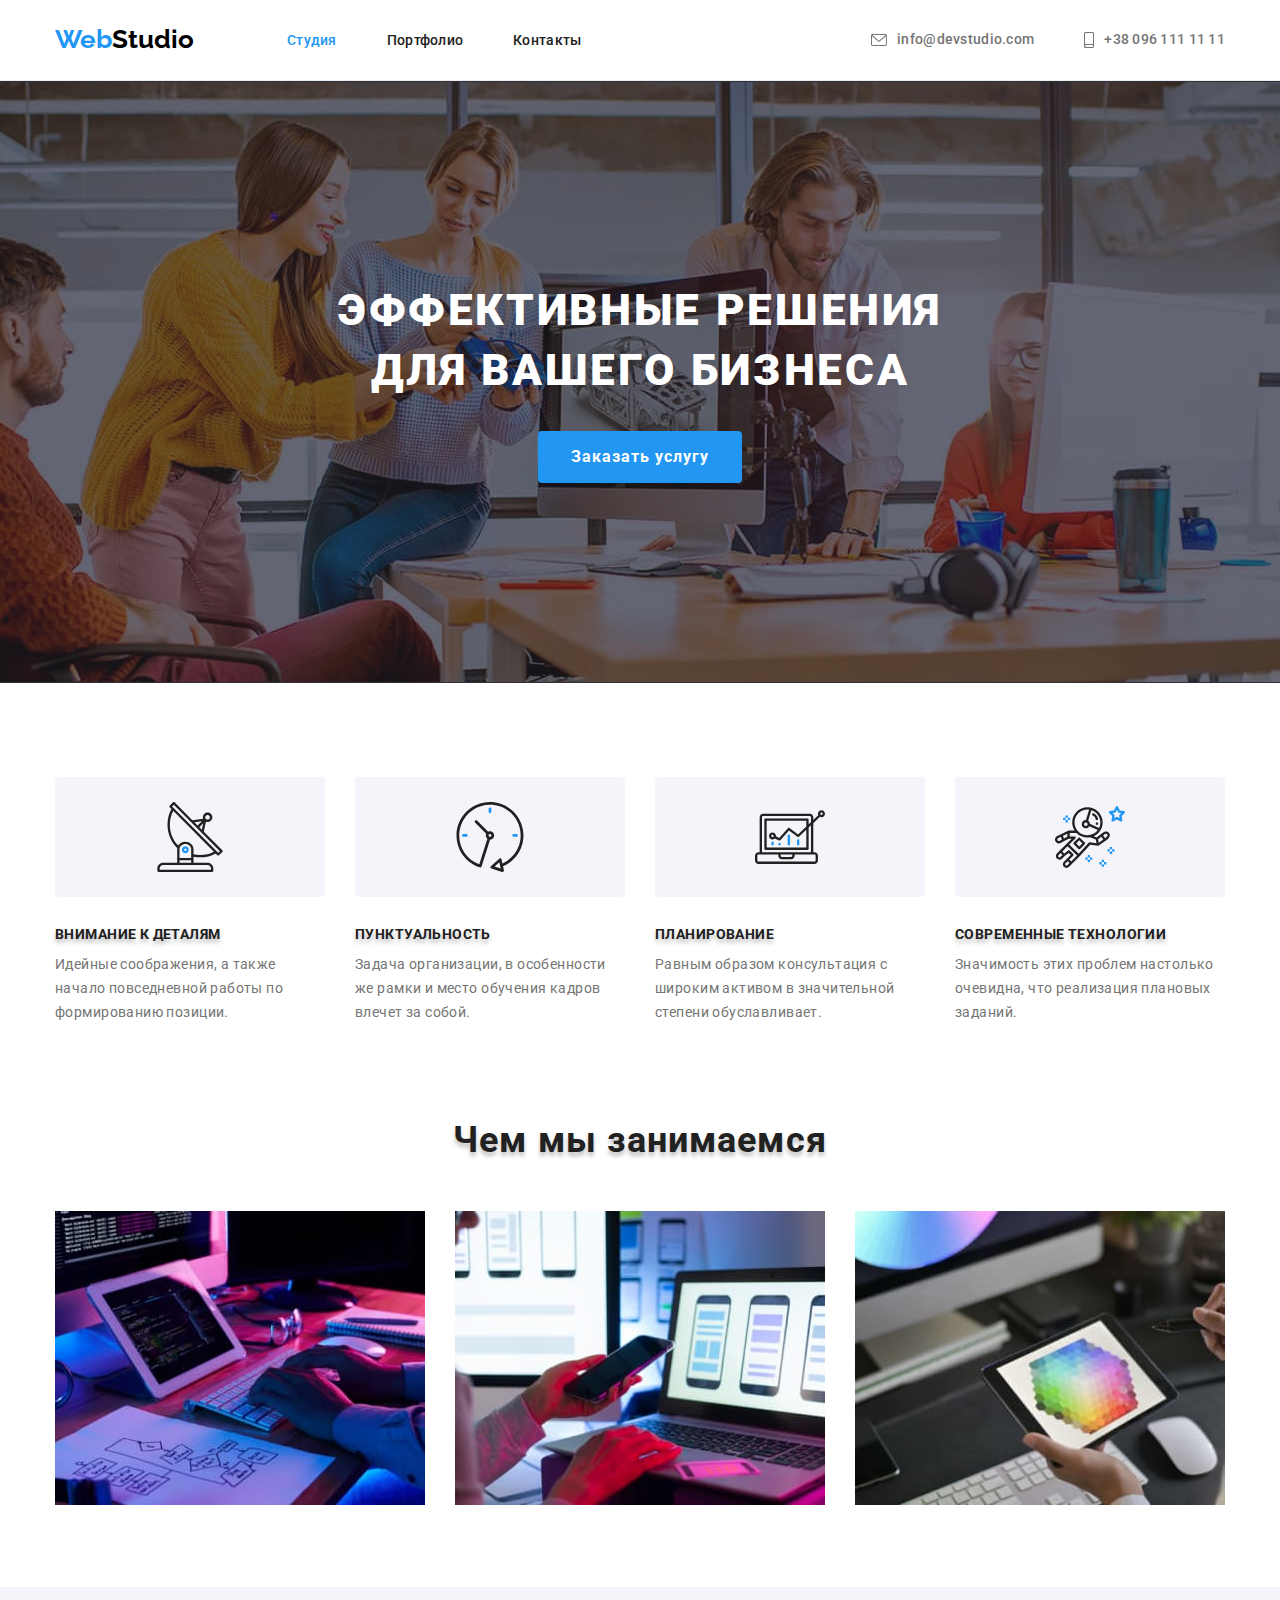
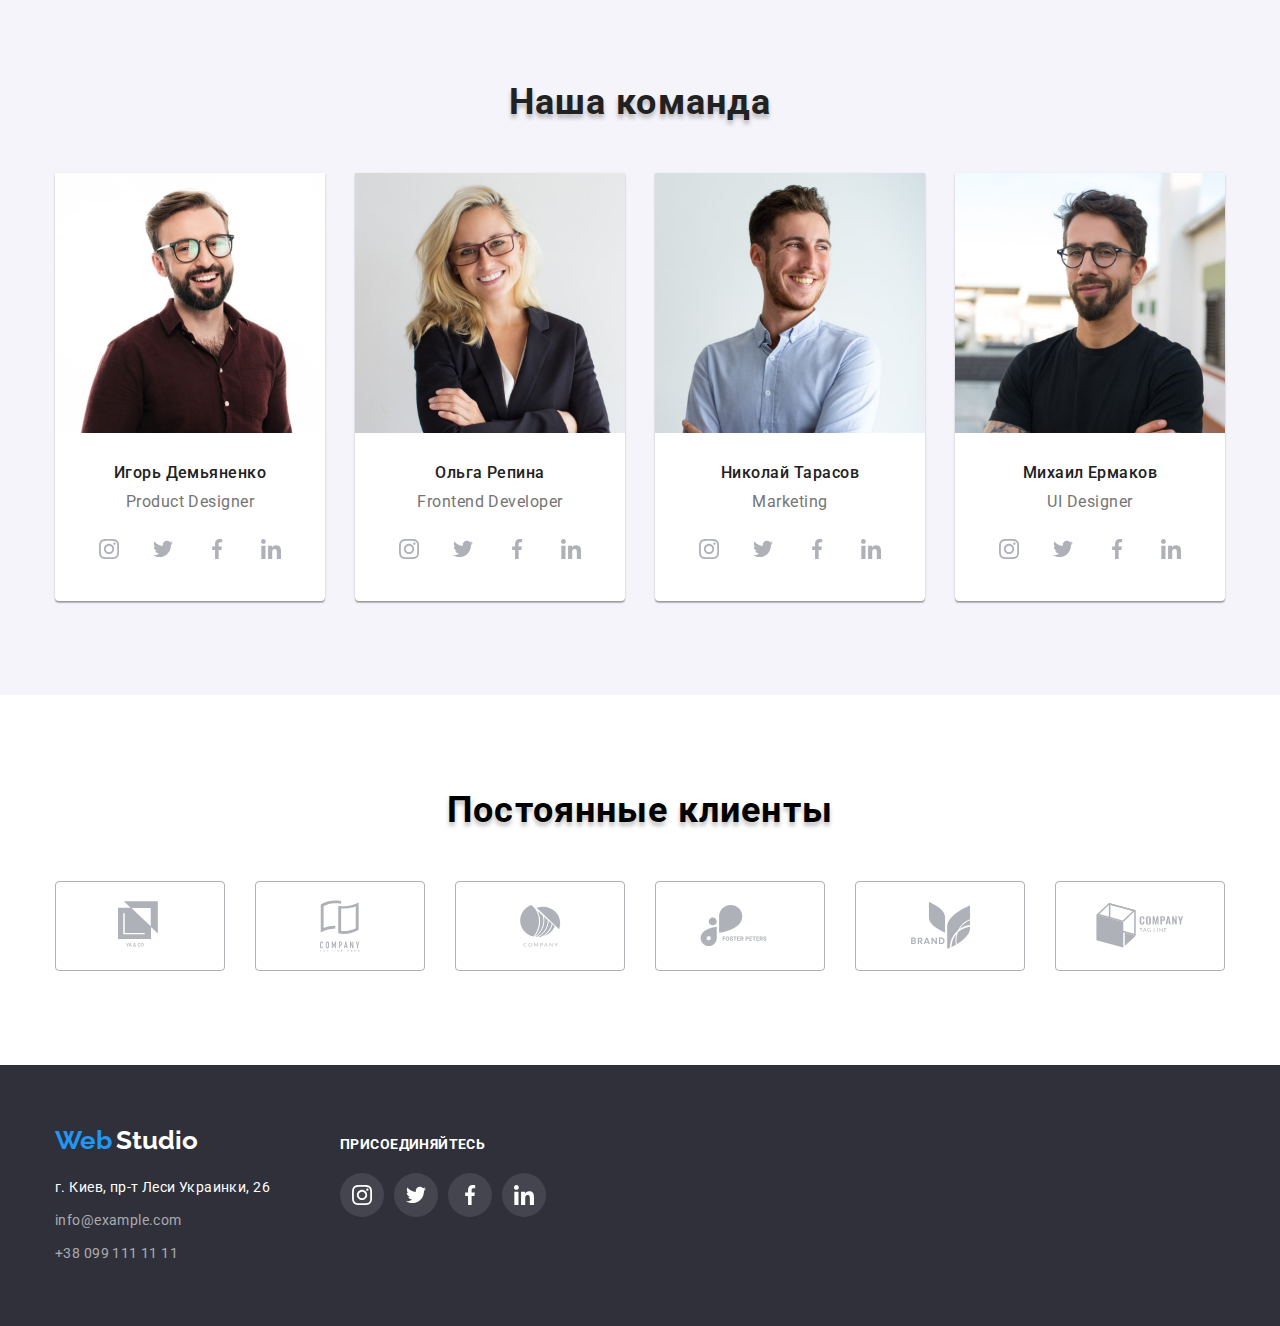
<file: index.html>
<!DOCTYPE html>
<html lang="ru">
  <head>
    <meta charset="UTF-8" />
    <meta name="viewport" content="width=device-width, initial-scale=1.0" />
    <title>WebStudio</title>
    <link rel="stylesheet" href="./css/modern-normalize.css" />
    <link rel="preconnect" href="https://fonts.gstatic.com" />
    <link
      href="https://fonts.googleapis.com/css2?family=Raleway:wght@400;700&family=Roboto:wght@400;500;700;900&display=swap"
      rel="stylesheet"
    />
    <link rel="stylesheet" href="./css/style.css" />
  </head>
  <body>
    <!-- Хедер -->
    <header class="page-header">
      <div class="container main-nav">
        <nav class="header-nav">
          <a href="./index.html">
            <span class="logo-first">Web</span>
            <span class="logo-second">Studio</span>
          </a>
          <ul class="header-nav-list">
            <li class="item">
              <a class="link-page" href="./index.html">Студия</a>
            </li>

            <li class="item">
              <a href="./portfolio.html">Портфолио</a>
            </li>

            <li class="item">
              <a href="">Контакты</a>
            </li>
          </ul>
        </nav>
        <ul class="header-contacts link">
          <li class="item">
            <a class="link" href="mailto:info@devstudio.com">
              <svg class="link-icon" width="16" height="12">
                <use href="./images/icons.svg#envelope"></use>
              </svg>
              info@devstudio.com
            </a>
          </li>

          <li class="item">
            <a class="link" href="tel:+380961111111">
              <svg class="link-icon" width="10" height="16">
                <use href="./images/icons.svg#smartphone"></use>
              </svg>
              +38 096 111 11 11</a
            >
          </li>
        </ul>
      </div>
    </header>
    <!-- Мейн -->
    <main>
      <!-- Герой -->
      <section class="hero">
        <h1 class="hero-title">Эффективные решения для вашего бизнеса</h1>
        <!-- <p>абзац</p> -->
        <button type="button" class="hero-btn btn">Заказать услугу</button>
      </section>
      <!-- Софт скиллс -->
      <section class="skills">
        <div class="container">
          <!-- <h2>заголовок</h2> -->
          <!-- <p>абзац</p> -->
          <ul class="skills-list">
            <li class="item icon-аttention">
              <div class="container-skills-icon">
                <svg class="skills-icon" wigth="70" height="70">
                  <use href="./images/icons.svg#antenna">_</use>
                </svg>
              </div>
              <h3 class="skills-item-title">Внимание к деталям</h3>
              <p class="title-description">
                Идейные соображения, а также начало повседневной работы по
                формированию позиции.
              </p>
            </li>

            <li class="item icon-punctuality">
              <div class="container-skills-icon">
                <svg class="skills-icon" wigth="70" height="70">
                  <use href="./images/icons.svg#clock"></use>
                </svg>
              </div>
              <h3 class="skills-item-title">Пунктуальность</h3>
              <p class="title-description">
                Задача организации, в особенности же рамки и место обучения
                кадров влечет за собой.
              </p>
            </li>

            <li class="item icon-planning">
              <div class="container-skills-icon">
                <svg class="skills-icon" wigth="70" height="70">
                  <use href="./images/icons.svg#diagram"></use>
                </svg>
              </div>
              <h3 class="skills-item-title">Планирование</h3>
              <p class="title-description">
                Равным образом консультация с широким активом в значительной
                степени обуславливает.
              </p>
            </li>

            <li class="item icon-technologies">
              <div class="container-skills-icon">
                <svg class="skills-icon" wigth="70" height="70">
                  <use href="./images/icons.svg#astronaut">_</use>
                </svg>
              </div>
              <h3 class="skills-item-title">Современные технологии</h3>
              <p class="title-description">
                Значимость этих проблем настолько очевидна, что реализация
                плановых заданий.
              </p>
            </li>
          </ul>
        </div>
      </section>
      <!-- Сфера деятельности -->
      <section class="activity">
        <div class="container">
          <h2 class="activity-title">Чем мы занимаемся</h2>
          <!-- <p>абзац</p> -->
          <ul class="activity-list">
            <li class="item">
              <img
                src="images/box1.jpg"
                alt="Сфера деятельности 1"
                width="370"
              />
            </li>

            <li class="item">
              <img
                src="images/box2.jpg"
                alt="Сфера деятельности 2"
                width="370"
              />
            </li>

            <li class="item">
              <img
                src="images/box3.jpg"
                alt="Сфера деятельности 3"
                width="370"
              />
            </li>
          </ul>
        </div>
      </section>
      <!-- Наша команда -->
      <section class="team">
        <div class="container">
          <h2 class="team-title">Наша команда</h2>
          <!-- <p>абзац</p> -->
          <ul class="team-list">
            <li class="item">
              <div class="card-team">
                <div class="card-thumb">
                  <img
                    src="images/people1.jpg"
                    alt="Игорь Демьяненко"
                    width="270"
                  />
                </div>

                <div class="card-content">
                  <h3 class="team-people-name">Игорь Демьяненко</h3>
                  <p class="people-position">Product Designer</p>
                  <ul class="list-icon-link">
                    <li class="item-link-icon">
                      <a class="link" href="">
                        <svg class="link-icon" width="20" height="20">
                          <use href="./images/icons.svg#instagram"></use>
                        </svg>
                      </a>
                    </li>

                    <li class="item-link-icon">
                      <a class="link" href="">
                        <svg class="link-icon" width="20" height="20">
                          <use href="./images/icons.svg#twitter"></use>
                        </svg>
                      </a>
                    </li>

                    <li class="item-link-icon">
                      <a class="link" href="">
                        <svg class="link-icon" width="20" height="20">
                          <use href="./images/icons.svg#facebook"></use>
                        </svg>
                      </a>
                    </li>

                    <li class="item-link-icon">
                      <a class="link" href="">
                        <svg class="link-icon" width="20" height="20">
                          <use href="./images/icons.svg#linkedin"></use>
                        </svg>
                      </a>
                    </li>
                  </ul>
                </div>
              </div>
            </li>

            <li class="item">
              <div class="card-team">
                <div class="card-thumb">
                  <img
                    src="images/people2.jpg"
                    alt="Ольга Репина"
                    width="270"
                  />
                </div>
                <div class="card-content">
                  <h3 class="team-people-name">Ольга Репина</h3>
                  <p class="people-position">Frontend Developer</p>
                  <ul class="list-icon-link">
                    <li class="item-link-icon">
                      <a class="link" href="">
                        <svg class="link-icon" width="20" height="20">
                          <use href="./images/icons.svg#instagram"></use>
                        </svg>
                      </a>
                    </li>

                    <li class="item-link-icon">
                      <a class="link" href="">
                        <svg class="link-icon" width="20" height="20">
                          <use href="./images/icons.svg#twitter"></use>
                        </svg>
                      </a>
                    </li>

                    <li class="item-link-icon">
                      <a class="link" href="">
                        <svg class="link-icon" width="20" height="20">
                          <use href="./images/icons.svg#facebook"></use>
                        </svg>
                      </a>
                    </li>

                    <li class="item-link-icon">
                      <a class="link" href="">
                        <svg class="link-icon" width="20" height="20">
                          <use href="./images/icons.svg#linkedin"></use>
                        </svg>
                      </a>
                    </li>
                  </ul>
                </div>
              </div>
            </li>

            <li class="item">
              <div class="card-team">
                <div class="card-thumb">
                  <img
                    src="images/people3.jpg"
                    alt="Николай Тарасов"
                    width="270"
                  />
                </div>
                <div class="card-content">
                  <h3 class="team-people-name">Николай Тарасов</h3>
                  <p class="people-position">Marketing</p>
                  <ul class="list-icon-link">
                    <li class="item-link-icon">
                      <a class="link" href="">
                        <svg class="link-icon" width="20" height="20">
                          <use href="./images/icons.svg#instagram"></use>
                        </svg>
                      </a>
                    </li>

                    <li class="item-link-icon">
                      <a class="link" href="">
                        <svg class="link-icon" width="20" height="20">
                          <use href="./images/icons.svg#twitter"></use>
                        </svg>
                      </a>
                    </li>

                    <li class="item-link-icon">
                      <a class="link" href="">
                        <svg class="link-icon" width="20" height="20">
                          <use href="./images/icons.svg#facebook"></use>
                        </svg>
                      </a>
                    </li>

                    <li class="item-link-icon">
                      <a class="link" href="">
                        <svg class="link-icon" width="20" height="20">
                          <use href="./images/icons.svg#linkedin"></use>
                        </svg>
                      </a>
                    </li>
                  </ul>
                </div>
              </div>
            </li>

            <li class="item">
              <div class="card-team">
                <div class="card-thumb">
                  <img
                    src="images/people4.jpg"
                    alt="Михаил Ермаков"
                    width="270"
                  />
                </div>
                <div class="card-content">
                  <h3 class="team-people-name">Михаил Ермаков</h3>
                  <p class="people-position">UI Designer</p>
                  <ul class="list-icon-link">
                    <li class="item-link-icon">
                      <a class="link" href="">
                        <svg class="link-icon" width="20" height="20">
                          <use href="./images/icons.svg#instagram"></use>
                        </svg>
                      </a>
                    </li>

                    <li class="item-link-icon">
                      <a class="link" href="">
                        <svg class="link-icon" width="20" height="20">
                          <use href="./images/icons.svg#twitter"></use>
                        </svg>
                      </a>
                    </li>

                    <li class="item-link-icon">
                      <a class="link" href="">
                        <svg class="link-icon" width="20" height="20">
                          <use href="./images/icons.svg#facebook"></use>
                        </svg>
                      </a>
                    </li>

                    <li class="item-link-icon">
                      <a class="link" href="">
                        <svg class="link-icon" width="20" height="20">
                          <use href="./images/icons.svg#linkedin"></use>
                        </svg>
                      </a>
                    </li>
                  </ul>
                </div>
              </div>
            </li>
          </ul>
        </div>
      </section>
      <!-- Постоянные клиенты -->
      <section class="clients">
        <div class="container">
          <h2 class="clients-title">Постоянные клиенты</h2>
          <!-- <p>абзац</p> -->
          <ul class="clients-list">
            <li class="clients-item">
              <a class="link" href="">
                <svg class="link-icon" width="44" height="49">
                  <use href="./images/icons.svg#logo-1"></use>
                </svg>
              </a>
            </li>
            <li class="clients-item">
              <a class="link" href="">
                <svg class="link-icon" width="40" height="52">
                  <use href="./images/icons.svg#logo-2"></use>
                </svg>
              </a>
            </li>
            <li class="clients-item">
              <a class="link" href="">
                <svg class="link-icon" width="41" height="42">
                  <use href="./images/icons.svg#logo-3"></use>
                </svg>
              </a>
            </li>
            <li class="clients-item">
              <a class="link" href="">
                <svg class="link-icon" width="80" height="42">
                  <use href="./images/icons.svg#logo-4"></use>
                </svg>
              </a>
            </li>
            <li class="clients-item">
              <a class="link" href="">
                <svg class="link-icon" width="59" height="47">
                  <use href="./images/icons.svg#logo-5"></use>
                </svg>
              </a>
            </li>
            <li class="clients-item">
              <a class="link" href="">
                <svg class="link-icon" width="88" height="45">
                  <use href="./images/icons.svg#logo-6"></use>
                </svg>
              </a>
            </li>
          </ul>
        </div>
      </section>
    </main>
    <!-- Футер -->
    <footer class="footer">
      <div class="container">
        <div class="address-container">
          <a class="logo-link" href="./index.html">
            <span class="logo-first">Web</span>
            <span class="logo-third">Studio</span>
          </a>
          <address class="address link">
            <a class="address-house link" href="#"
              >г. Киев, пр-т Леси Украинки, 26</a
            >

            <ul class="footer-contacts link">
              <li>
                <a href="mailto:info@example.com">info@example.com</a>
              </li>

              <li>
                <a href="tel:+380991111111">+38 099 111 11 11</a>
              </li>
            </ul>
          </address>
        </div>
        <div class="connect-container">
          <p class="connect-title">присоединяйтесь</p>
          <ul class="connect-list">
            <li class="connect-item">
              <a class="link" href="">
                <svg class="link-icon" width="20" height="20">
                  <use href="./images/icons.svg#instagram"></use>
                </svg>
              </a>
            </li>

            <li class="connect-item">
              <a class="link" href="">
                <svg class="link-icon" width="20" height="20">
                  <use href="./images/icons.svg#twitter"></use>
                </svg>
              </a>
            </li>

            <li class="connect-item">
              <a class="link" href="">
                <svg class="link-icon" width="20" height="20">
                  <use href="./images/icons.svg#facebook"></use>
                </svg>
              </a>
            </li>

            <li class="connect-item">
              <a class="link" href="">
                <svg class="link-icon" width="20" height="20">
                  <use href="./images/icons.svg#linkedin"></use>
                </svg>
              </a>
            </li>
          </ul>
        </div>
      </div>
    </footer>
  </body>
</html>
</file>
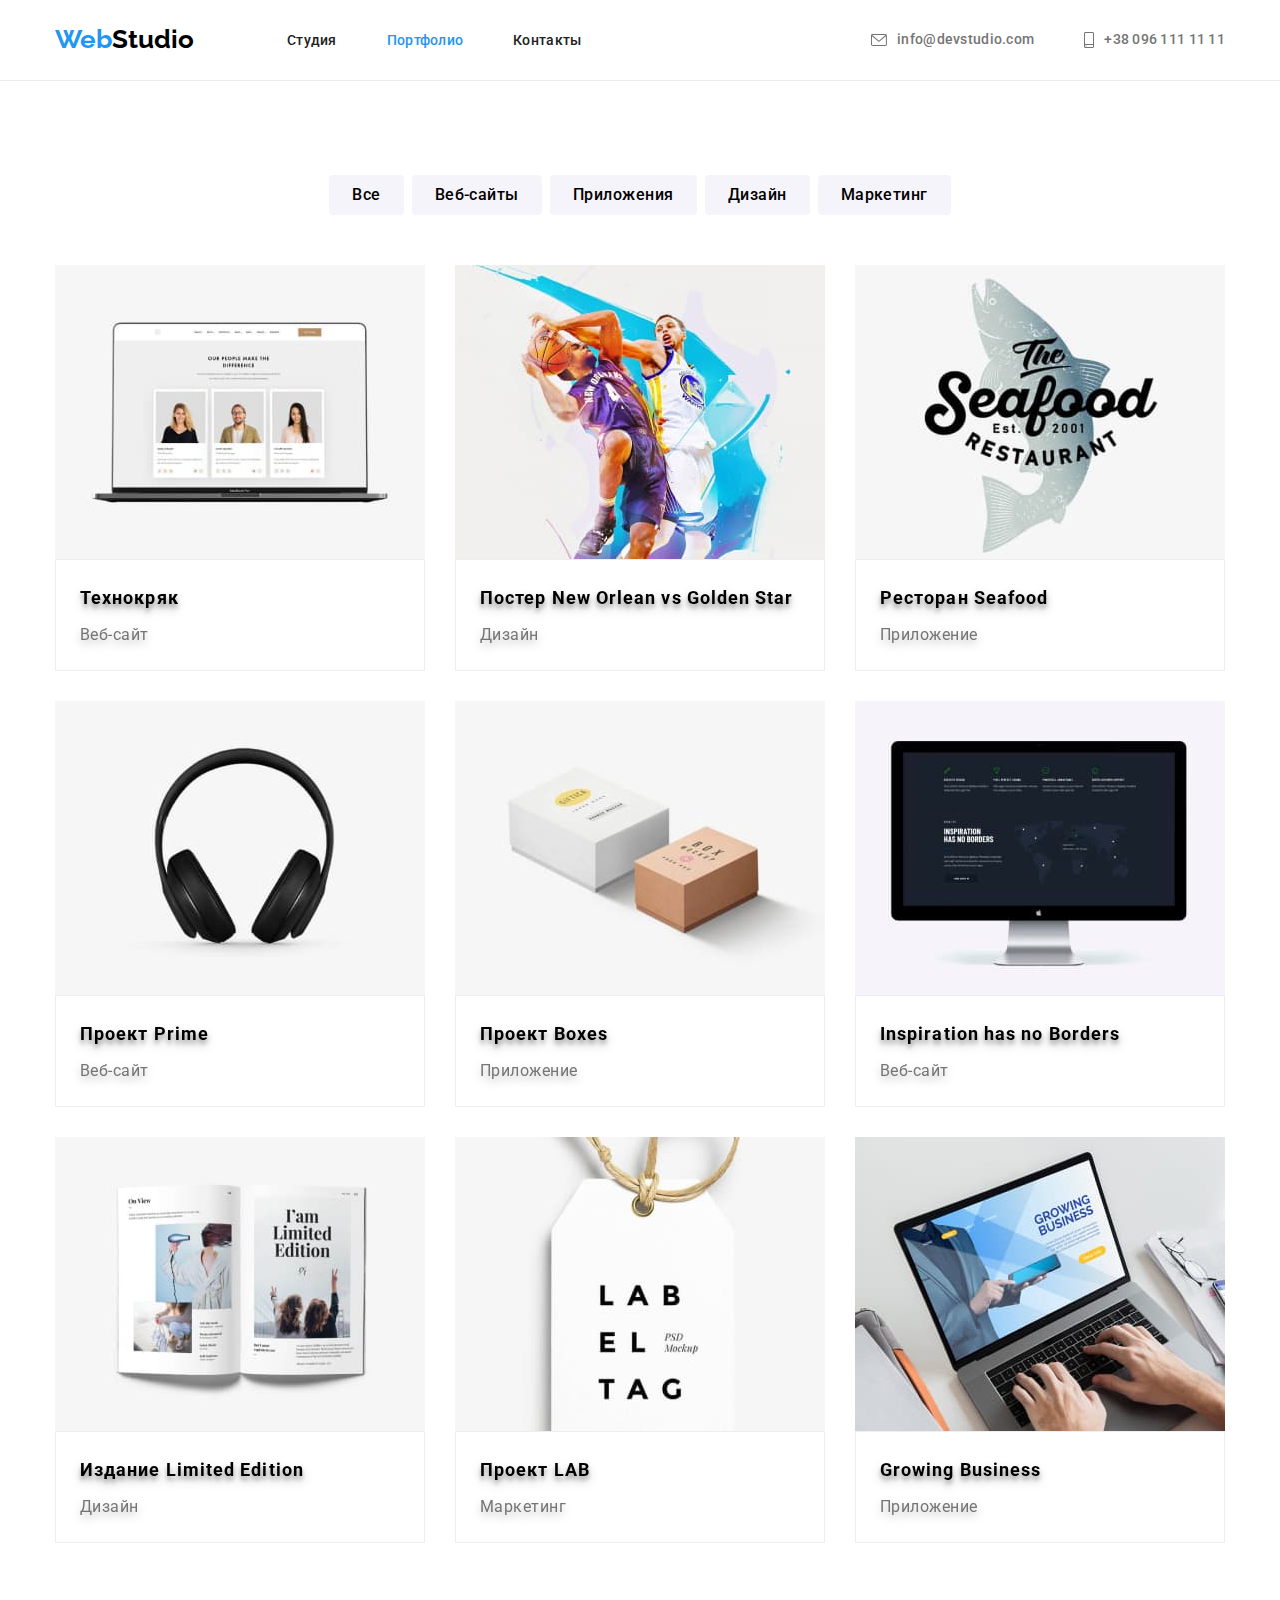
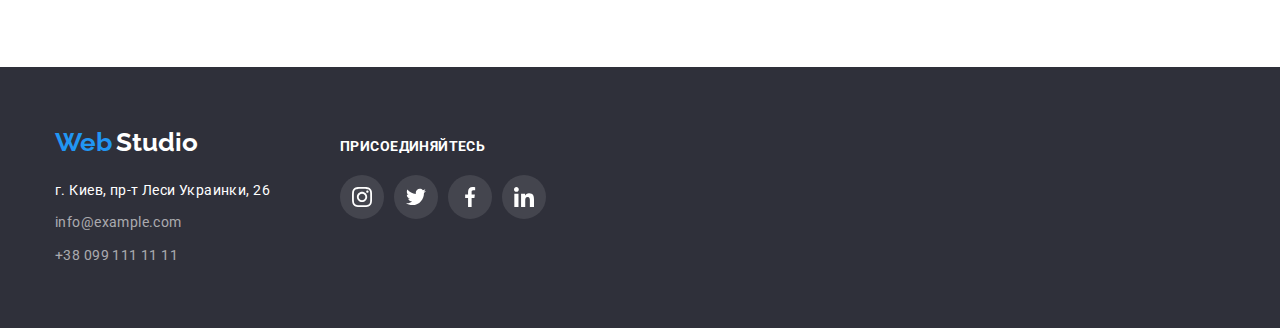
<file: portfolio.html>
<!DOCTYPE html>
<html lang="ru">
  <head>
    <meta charset="UTF-8" />
    <meta http-equiv="X-UA-Compatible" content="IE=edge" />
    <meta name="viewport" content="width=device-width, initial-scale=1.0" />
    <title>Portfolio</title>
    <link rel="stylesheet" href="./css/modern-normalize.css" />
    <link rel="preconnect" href="https://fonts.gstatic.com" />
    <link
      href="https://fonts.googleapis.com/css2?family=Raleway:wght@400;700&family=Roboto:wght@400;500;700;900&display=swap"
      rel="stylesheet"
    />
    <link rel="stylesheet" href="./css/style.css" />
  </head>
  <body>
    <!-- Хедер -->
    <header class="page-header">
      <div class="container main-nav">
        <nav class="header-nav">
          <a href="./index.html">
            <span class="logo-first">Web</span>
            <span class="logo-second">Studio</span>
          </a>
          <ul class="header-nav-list">
            <li class="item">
              <a href="./index.html">Студия</a>
            </li>

            <li class="item">
              <a class="link-page" href="./portfolio.html">Портфолио</a>
            </li>

            <li class="item">
              <a href="">Контакты</a>
            </li>
          </ul>
        </nav>
        <ul class="header-contacts link">
          <li class="item">
            <a class="link" href="mailto:info@devstudio.com">
              <svg class="link-icon" width="16" height="12">
                <use href="./images/icons.svg#envelope"></use>
              </svg>
              info@devstudio.com
            </a>
          </li>

          <li class="item">
            <a class="link" href="tel:+380961111111">
              <svg class="link-icon" width="10" height="16">
                <use href="./images/icons.svg#smartphone"></use>
              </svg>
              +38 096 111 11 11</a
            >
          </li>
        </ul>
      </div>
    </header>
    <!-- Мейн -->
    <main>
      <section class="cards">
        <div class="container">
          <!-- <h1>Портфолио</h1> -->
          <ul class="btn-list">
            <li><button type="button" class="btn-all">Все</button></li>
            <li>
              <button type="button" class="btn-web">Веб-сайты</button>
            </li>
            <li>
              <button type="button" class="btn-app">Приложения</button>
            </li>
            <li>
              <button type="button" class="btn-design">Дизайн</button>
            </li>
            <li>
              <button type="button" class="btn-marketing">Маркетинг</button>
            </li>
          </ul>
          <ul class="cards-list">
            <li class="item">
              <a href="#">
                <div class="card-all">
                  <div class="card-thumb">
                    <img src="./images/port_1.jpg" alt="portfolio_image_1" />
                  </div>
                  <div class="card-item">
                    <h2 class="item-title">Технокряк</h2>
                    <p class="item-text">Веб-сайт</p>
                  </div>
                </div>
              </a>
            </li>

            <li class="item">
              <a href="#">
                <div class="card-all">
                  <div class="card-thumb">
                    <img src="./images/port_2.jpg" alt="portfolio_image_2" />
                  </div>
                  <div class="card-item">
                    <h2 class="item-title">Постер New Orlean vs Golden Star</h2>
                    <p class="item-text">Дизайн</p>
                  </div>
                </div>
              </a>
            </li>

            <li class="item">
              <a href="#">
                <div class="card-all">
                  <div class="card-thumb">
                    <img src="./images/port_3.jpg" alt="portfolio_image_3" />
                  </div>
                  <div class="card-item">
                    <h2 class="item-title">Ресторан Seafood</h2>
                    <p class="item-text">Приложение</p>
                  </div>
                </div>
              </a>
            </li>

            <li class="item">
              <a href="#">
                <div class="card-all">
                  <div class="card-thumb">
                    <img src="./images/port_4.jpg" alt="portfolio_image_4" />
                  </div>
                  <div class="card-item">
                    <h2 class="item-title">Проект Prime</h2>
                    <p class="item-text">Веб-сайт</p>
                  </div>
                </div>
              </a>
            </li>

            <li class="item">
              <a href="#">
                <div class="card-all">
                  <div class="card-thumb">
                    <img src="./images/port_5.jpg" alt="portfolio_image_5" />
                  </div>
                  <div class="card-item">
                    <h2 class="item-title">Проект Boxes</h2>
                    <p class="item-text">Приложение</p>
                  </div>
                </div>
              </a>
            </li>

            <li class="item">
              <a href="#">
                <div class="card-all">
                  <div class="card-thumb">
                    <img src="./images/port_6.jpg" alt="portfolio_image_6" />
                  </div>
                  <div class="card-item">
                    <h2 class="item-title">Inspiration has no Borders</h2>
                    <p class="item-text">Веб-сайт</p>
                  </div>
                </div>
              </a>
            </li>

            <li class="item">
              <a href="#">
                <div class="card-all">
                  <div class="card-thumb">
                    <img src="./images/port_7.jpg" alt="portfolio_image_7" />
                  </div>
                  <div class="card-item">
                    <h2 class="item-title">Издание Limited Edition</h2>
                    <p class="item-text">Дизайн</p>
                  </div>
                </div>
              </a>
            </li>

            <li class="item">
              <a href="#">
                <div class="card-all">
                  <div class="card-thumb">
                    <img src="./images/port_8.jpg" alt="portfolio_image_8" />
                  </div>
                  <div class="card-item">
                    <h2 class="item-title">Проект LAB</h2>
                    <p class="item-text">Маркетинг</p>
                  </div>
                </div>
              </a>
            </li>

            <li class="item">
              <a href="#">
                <div class="card-all">
                  <div class="card-thumb">
                    <img src="./images/port_9.jpg" alt="portfolio_image_9" />
                  </div>
                  <div class="card-item">
                    <h2 class="item-title">Growing Business</h2>
                    <p class="item-text">Приложение</p>
                  </div>
                </div>
              </a>
            </li>
          </ul>
        </div>
      </section>
    </main>
    <!-- Футер -->
    <footer class="footer">
      <div class="container">
        <div class="address-container">
          <a class="logo-link" href="./index.html">
            <span class="logo-first">Web</span>
            <span class="logo-third">Studio</span>
          </a>
          <address class="address link">
            <a class="address-house link" href="#"
              >г. Киев, пр-т Леси Украинки, 26</a
            >

            <ul class="footer-contacts link">
              <li>
                <a href="mailto:info@example.com">info@example.com</a>
              </li>

              <li>
                <a href="tel:+380991111111">+38 099 111 11 11</a>
              </li>
            </ul>
          </address>
        </div>
        <div class="connect-container">
          <p class="connect-title">присоединяйтесь</p>
          <ul class="connect-list">
            <li class="connect-item">
              <a class="link" href="">
                <svg class="link-icon" width="20" height="20">
                  <use href="./images/icons.svg#instagram"></use>
                </svg>
              </a>
            </li>

            <li class="connect-item">
              <a class="link" href="">
                <svg class="link-icon" width="20" height="20">
                  <use href="./images/icons.svg#twitter"></use>
                </svg>
              </a>
            </li>

            <li class="connect-item">
              <a class="link" href="">
                <svg class="link-icon" width="20" height="20">
                  <use href="./images/icons.svg#facebook"></use>
                </svg>
              </a>
            </li>

            <li class="connect-item">
              <a class="link" href="">
                <svg class="link-icon" width="20" height="20">
                  <use href="./images/icons.svg#linkedin"></use>
                </svg>
              </a>
            </li>
          </ul>
        </div>
      </div>
    </footer>
  </body>
</html>
</file>
<file: css/style.css>
:root {
  --blue-first: rgba(33, 150, 243, 1);
  --black-first: rgba(0, 0, 0, 1);
  --black-text: rgba(33, 33, 33, 1);
  --grey-first: rgba(117, 117, 117, 1);
  --grey-text-op60: rgba(255, 255, 255, 0.6);
  --grey-back: rgba(47, 48, 58, 1);
  --grey-line: rgba(236, 236, 236, 1);
  --grey-line-second: rgba(238, 238, 238, 1);
  --grey-icon-first: rgba(117, 117, 117, 1);
  --grey-icon-second: rgba(175, 177, 184, 1);
  --grey-icon-third: rgba(255, 255, 255, 0.1);
  --white-first: rgba(255, 255, 255, 1);
  --white-second: rgba(245, 244, 250, 1);
  --white-background-first: rgba(245, 244, 250, 1);
  --white-backgroung-second: rgba(229, 229, 229, 1);
}

html {
  box-sizing: border-box;
}

*,
*::before,
*::after {
  box-sizing: inherit;
  padding: 0;
}

header,
section,
footer {
  /* border: 1px solid; */
}

body {
  font-family: 'Roboto', sans-serif;
  margin: 0;
}

button {
  font-family: 'Roboto', sans-serif;
}

ul {
  list-style: none;
  text-decoration: none;
}

a {
  text-decoration: none;
  color: inherit;
}

img {
  display: block;
  max-width: 100%;
  height: auto;
}

.container {
  width: 1200px;
  padding-left: 15px;
  padding-right: 15px;
  margin-left: auto;
  margin-right: auto;
  /* outline: 2px solid tomato; */
}

h2 {
  text-shadow: 0px 4px 4px rgba(0, 0, 0, 0.25);
}

/* header,
section,
footer {
  background-color: yellow;
  outline: 2px solid blueviolet;
} */

.header-nav-list .item:hover,
.header-nav-list .item:focus {
  color: var(--blue-first);
}

.link-page {
  color: var(--blue-first);
}

.page-header {
  background-color: var(--white-first);
  border-bottom: 1px solid var(--grey-line);
}

.main-nav {
  display: flex;
  align-items: center;
  justify-content: space-between;
}

.header-nav {
  display: flex;
}

.header-nav > a {
  display: flex;
  align-items: center;
}

.logo-first {
  font-family: 'Raleway', sans-serif;
  font-weight: 700;
  font-size: 26px;
  line-height: 1.2;
  color: var(--blue-first);
}

.logo-second {
  font-family: 'Raleway', sans-serif;
  font-weight: 700;
  font-size: 26px;
  line-height: 1.2;
  color: var(--black-first);
}

.logo-third {
  font-family: 'Raleway', sans-serif;
  font-weight: 700;
  font-size: 26px;
  line-height: 1.2;
  color: var(--white-first);
}

.header-nav-list {
  margin-left: 93px;
  display: flex;
  margin-top: 0;
  margin-bottom: 0;
  font-weight: 500;
  font-size: 14px;
  line-height: 16px;
  letter-spacing: 0.02em;
  color: var(--black-text);
}

.header-nav-list > li:not(:last-child) {
  margin-right: 50px;
}

.header-nav-list > li > a {
  display: block;
  padding-top: 32px;
  padding-bottom: 32px;
}

.header-contacts {
  display: flex;
  font-weight: 500;
  font-size: 14px;
  line-height: 1.14;
  letter-spacing: 0.02em;
  color: var(--grey-first);
}

.header-contacts .link {
  display: flex;
  align-items: center;
  color: var(--grey-icon-first);
  fill: var(--grey-icon-first);
}

.header-contacts .link:hover,
.header-contacts .link:focus {
  color: var(--blue-first);
}

.header-contacts .link-icon {
  margin-right: 10px;
  fill: currentColor;
}

.header-contacts {
  margin-left: auto;
}

.header-contacts > .item + .item {
  margin-left: 50px;
}

.hero {
  margin: 0 auto;
  background-color: var(--grey-back);
  text-align: center;
  max-width: 1600px;
  padding-top: 200px;
  padding-bottom: 200px;
  background-image: linear-gradient(
      to bottom,
      rgba(47, 48, 58, 0.4),
      rgba(47, 48, 58, 0.4)
    ),
    url(../images/hero.jpg);
  background-repeat: no-repeat;
  background-position: center;
  background-size: auto auto;
}

.hero-title {
  margin: 0 auto;
  width: 696px;
  margin-top: 0;
  margin-bottom: 30px;
  font-weight: 900;
  font-size: 44px;
  line-height: 1.36;
  letter-spacing: 0.06em;
  text-transform: uppercase;
  color: var(--white-first);
}

.hero-btn button:hover,
.hero-btn button:focus {
  box-shadow: 1px 1px 1px rgba(0, 0, 0, 0.12), 0px 4px 4px rgba(0, 0, 0, 0.06),
    1px 4px 6px rgba(0, 0, 0, 0.16);
  cursor: pointer;
}

.hero-btn {
  display: inline-block;
  border-radius: 4px;
  padding: 10px 32px;
  border: 1px solid transparent;
  min-width: 200px;
  color: var(--white-first);
  background-color: var(--blue-first);
  font-weight: 700;
  font-size: 16px;
  line-height: 1.88;
  align-items: center;
  letter-spacing: 0.06em;
}

.skills {
  padding-top: 94px;
  padding-bottom: 94px;
  background-color: var(--white-first);
}

.skills-list {
  margin: 0;
  display: flex;
  margin-left: -30px;
}

.skills-list > .item {
  flex-basis: calc(100% / 4 - 30px);
  margin-left: 30px;
}

/* .skills .container-skills-icon:hover {
  background-color: var(--white-first);
} */

.skills .container-skills-icon {
  display: flex;
  width: 270px;
  height: 120px;
  background-color: var(--white-background-first);
  border-radius: 4px;
  margin-bottom: 30px;
  align-items: center;
  justify-content: center;
}

.skills .skills-icon {
  width: 70px;
  height: 70px;
}

.skills-item-title {
  width: 270px;
  margin-top: 0;
  margin-bottom: 10px;
  font-weight: 700;
  font-size: 14px;
  line-height: 1.14;
  letter-spacing: 0.03em;
  text-transform: uppercase;
  color: var(--black-text);
  text-shadow: 0px 4px 4px rgba(0, 0, 0, 0.25);
}

.title-description {
  margin-top: 0;
  margin-bottom: 0;
  font-size: 14px;
  line-height: 1.71;
  letter-spacing: 0.03em;
  color: var(--grey-first);
}

.activity {
  margin-bottom: 0;
  padding-top: 0;
  padding-bottom: 82px;
  background-color: var(--white-first);
}

.activity-title {
  text-align: center;
  margin: 0 auto;
  /* min-width: 376px; */
  margin-top: 0;
  margin-bottom: 50px;
  font-weight: 700;
  font-size: 36px;
  line-height: 1.17;
  letter-spacing: 0.03em;
  color: var(--black-text);
}

.activity-list {
  margin: 0;
  display: flex;
  flex-wrap: wrap;
  margin-left: -30px;
}

.activity-list > .item {
  width: 370px;
  flex-basis: calc(100% / 3 - 30px);
  margin-left: 30px;
}

.team {
  display: flex;
  padding-top: 94px;
  padding-bottom: 94px;
  background-color: var(--white-background-first);
}

.team-title {
  margin: 0 auto;
  margin-top: 0;
  margin-bottom: 50px;
  font-weight: 700;
  font-size: 36px;
  line-height: 1.17;
  text-align: center;
  letter-spacing: 0.03em;
  color: var(--black-text);
}

.team-list {
  margin: 0;
  display: flex;
  /* flex-wrap: wrap; */
  margin-left: -30px;
}

.team-list > .item {
  width: 270px;
  flex-basis: calc(100% / 4 - 30px);
  margin-left: 30px;
}

.team-people-name {
  font-weight: 500;
  font-size: 16px;
  line-height: 1.19;
  letter-spacing: 0.03em;
  color: var(--black-text);
  margin-top: 30px;
  margin-bottom: 10px;
  text-align: center;
}

.people-position {
  margin-top: 0;
  margin-bottom: 16px;
  font-size: 16px;
  line-height: 19px;
  letter-spacing: 0.03em;
  color: var(--grey-first);
  text-align: center;
}

.team-list .list-icon-link {
  display: flex;
  justify-content: center;
  padding-bottom: 30px;
}

.team-list .item-link-icon:not(:last-child) {
  margin-right: 10px;
}

.item-link-icon .link:hover,
.item-link-icon .link:focus {
  background-color: var(--blue-first);
  color: var(--white-first);
}

.list-icon-link .link {
  display: flex;
  width: 44px;
  height: 44px;
  color: var(--grey-icon-second);
  border-radius: 50%;
  align-items: center;
  justify-content: center;
}

.team-list .link-icon {
  fill: currentColor;
}

.card-team {
  background-color: var(--white-first);
  box-shadow: 0px 1px 3px rgba(0, 0, 0, 0.12), 0px 1px 1px rgba(0, 0, 0, 0.14),
    0px 2px 1px rgba(0, 0, 0, 0.2);
  border-radius: 0px 0px 4px 4px;
}

/* .card-thumb {
}

.card-content {
} */

.clients {
  display: flex;
  padding-top: 94px;
  padding-bottom: 94px;
  background-color: var(--white-first);
}

.clients-title {
  margin-top: 0;
  margin-bottom: 50px;
  font-weight: 700;
  font-size: 36px;
  line-height: 1.17;
  text-align: center;
  letter-spacing: 0.03em;
}

.clients-list {
  display: flex;
  margin: 0;
}

.clients-item:not(:last-child) {
  margin-right: 30px;
}

.clients-item .link:hover,
.clients-item .link:focus {
  border-color: var(--blue-first);
  color: var(--blue-first);
}

.clients-item .link {
  display: flex;
  width: 170px;
  height: 90px;
  border: 1px solid var(--grey-icon-second);
  border-radius: 4px;
  justify-content: center;
  align-items: center;
  color: var(--grey-icon-second);
}

.clients-item .link-icon {
  fill: currentColor;
}

.footer {
  /* max-width: 1600px; */
  display: flex;
  background-position: center;
  background-color: var(--grey-back);
  padding-top: 60px;
  padding-bottom: 60px;
  margin: 0 auto;
}

.footer .container {
  display: flex;
  align-items: baseline;
}

.footer .address-container {
  margin-right: 70px;
}

.logo-link {
  display: inline-block;
  margin-bottom: 20px;
}

.address-house {
  display: inherit;
  margin-bottom: 9px;
  font-weight: 400;
  font-size: 14px;
  line-height: 1.71;
  letter-spacing: 0.03em;
  color: var(--white-first);
}

.footer-contacts {
  margin: 0;
}

.address > .footer-contacts > li {
  display: inherit;
  padding-left: 0;
  font-weight: 400;
  font-size: 14px;
  line-height: 1.71;
  letter-spacing: 0.03em;
  color: var(--grey-text-op60);
}

.address > .footer-contacts > li:not(:last-child) {
  margin-bottom: 9px;
}

.connect-title {
  font-weight: 700;
  font-size: 14px;
  line-height: 1.14;
  letter-spacing: 0.03em;
  text-transform: uppercase;
  color: var(--white-first);
  margin-top: 0;
  margin-bottom: 20px;
}

.connect-list {
  display: flex;
  margin: 0;
}

.connect-list .connect-item:not(:last-child) {
  margin-right: 10px;
}

.connect-item .link:hover,
.connect-item .link:focus {
  background-color: var(--blue-first);
}

.connect-item .link {
  display: flex;
  width: 44px;
  height: 44px;
  background-color: var(--grey-icon-third);
  border-radius: 50%;
  color: var(--white-first);
  justify-content: center;
  align-items: center;
}

.connect-item .link-icon {
  fill: currentColor;
}

/* Портфолио */

.cards {
  padding-top: 94px;
  padding-bottom: 94px;
  background-color: var(--white-first);
}

.btn-list {
  display: flex;
  text-align: center;
  justify-content: center;
  margin-top: 0;
  margin-bottom: 50px;
}

.btn-list button:hover,
.btn-list button:focus {
  box-shadow: 1px 1px 1px rgba(0, 0, 0, 0.12), 0px 4px 4px rgba(0, 0, 0, 0.06),
    1px 4px 6px rgba(0, 0, 0, 0.16);
  cursor: pointer;
  background-color: var(--blue-first);
  color: var(--white-first);
}

.btn-list > li:not(:last-child) {
  margin-right: 8px;
}

.btn-list > li > button {
  display: inline-block;
  border-radius: 4px;
  padding: 6px 22px;
  text-align: center;
  border: 1px solid transparent;
  font-weight: 500;
  font-size: 16px;
  line-height: 1.63;
  letter-spacing: 0.03em;
  background-color: var(--white-second);
}

.btn-all {
  min-width: 73px;
}

.btn-web {
  min-width: 128px;
}

.btn-app {
  min-width: 145px;
}

.btn-design {
  min-width: 103px;
}

.btn-marketing {
  min-width: 130px;
}

.cards-list .item-title {
  margin-top: 0;
  margin-bottom: 4px;
  font-weight: 700;
  font-size: 18px;
  line-height: 2;
  letter-spacing: 0.06em;
}

.cards-list .item-text {
  margin-top: 0;
  margin-bottom: 0;
  font-weight: 400;
  font-size: 16px;
  line-height: 1.88;
  letter-spacing: 0.03em;
  color: var(--grey-first);
}

.cards-list .item-title,
.cards-list .item-text {
  filter: drop-shadow(0px 4px 4px rgba(0, 0, 0, 0.25));
}

.cards-list {
  margin: 0;
  display: flex;
  flex-wrap: wrap;
  margin-left: -30px;
}

.cards-list > .item {
  min-width: 370px;
  flex-basis: calc(100% / 9 - 30px);
  margin-left: 30px;
  margin-bottom: 30px;
}

/* .cards-list > .item:nth-child(n + 7) {
  margin-bottom: 0;
}

.cards-list > .item:nth-child(3n + 1) {
  margin-left: 0;
} */

.cards-list .card-all {
  background-color: var(--white-first);
}

.card-item {
  padding: 20px 24px;
  border: 1px solid var(--grey-line-second);
}

.cards-list > :hover,
.cards-list > :focus {
  box-shadow: 0px 1px 1px rgba(0, 0, 0, 0.12), 0px 4px 4px rgba(0, 0, 0, 0.06),
    1px 4px 6px rgba(0, 0, 0, 0.16);
}
</file>
